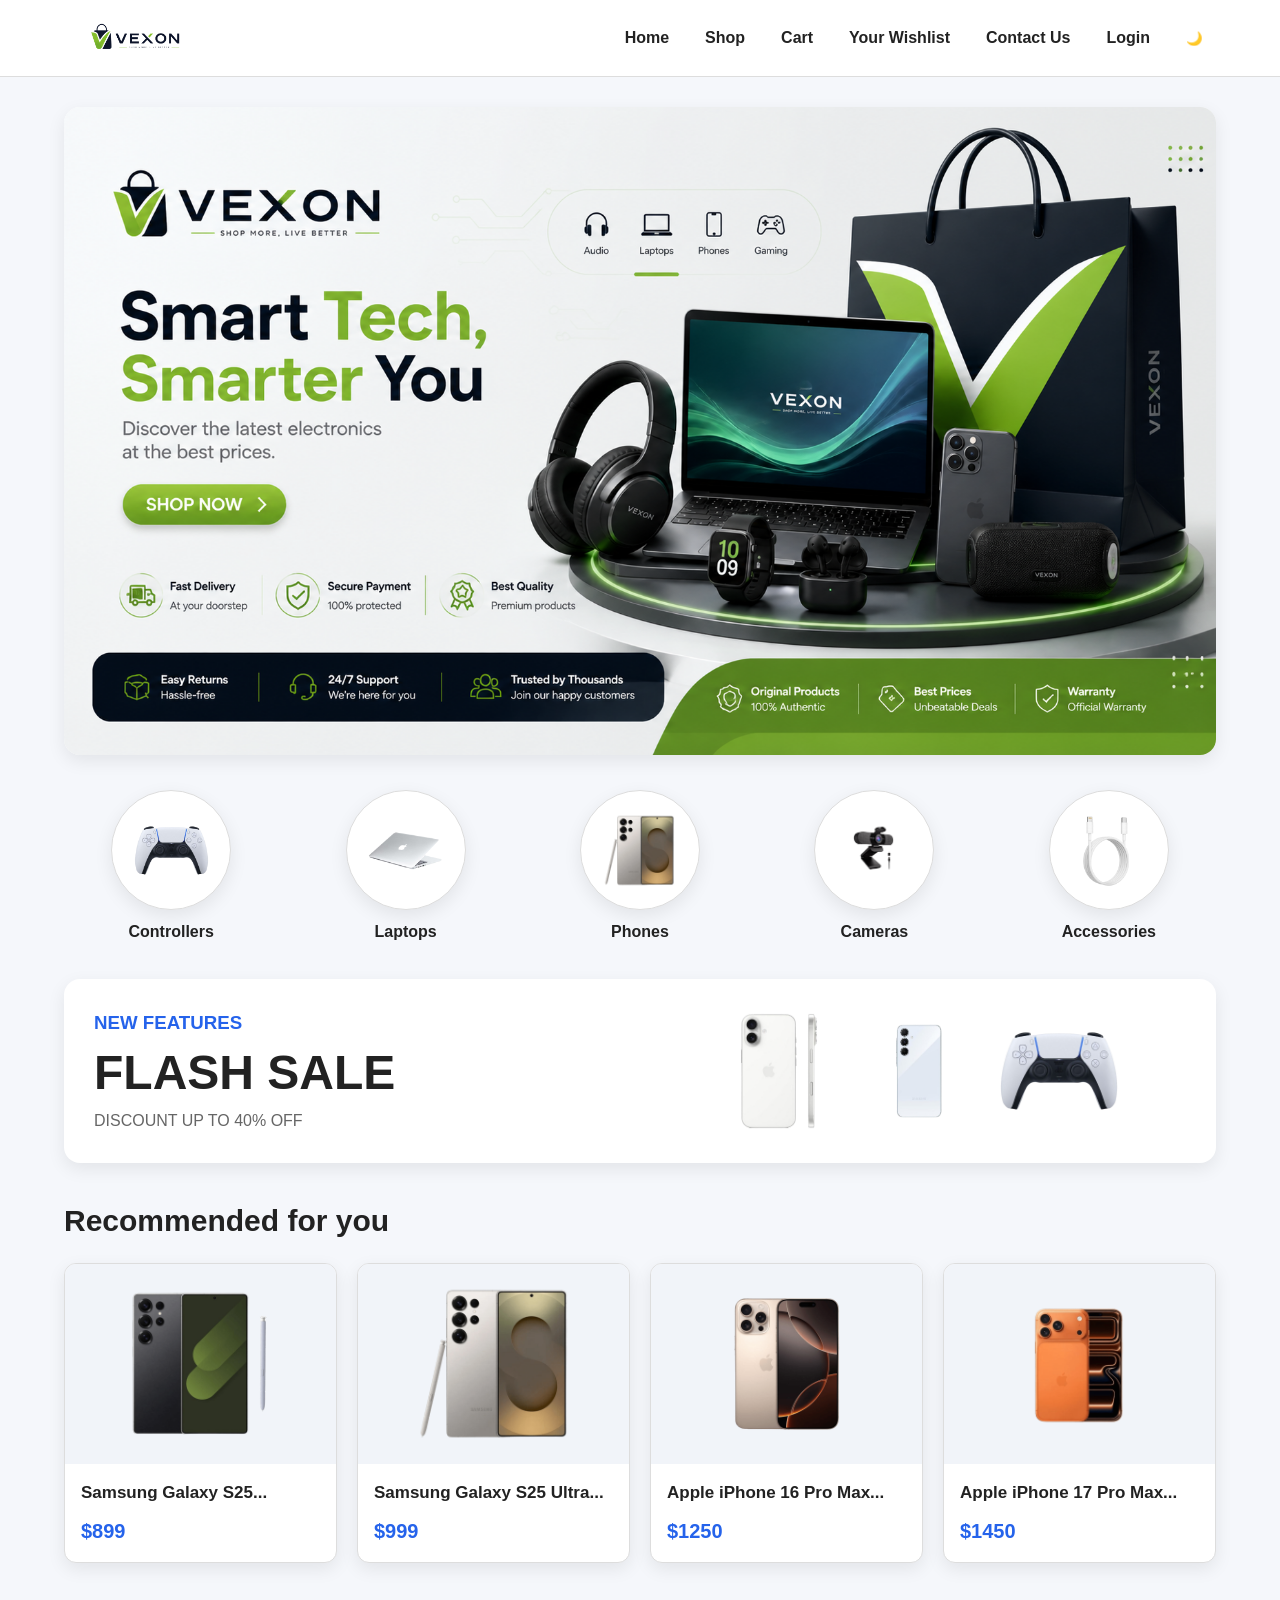
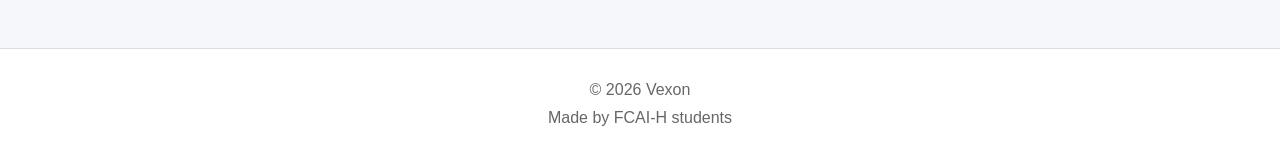
<file: pages/index.html>
<!DOCTYPE html>
<html lang="en">
<head>
  <meta charset="UTF-8" />
  <meta name="viewport" content="width=device-width, initial-scale=1.0"/>
  <title>Vexon</title>
  <link rel="stylesheet" href="../css/style.css">
  <link rel="stylesheet" href="../css/light-theme.css" id="theme-link">
  <link rel="stylesheet" href="../css/index.css">
</head>
<body>
      
  <header id="navbar"></header>

    <main class="container">

        <section class="main-banner">
           <a href="shop.html"><img src="../images/products/banner.png"  alt="Vexon banner" class="banner-img"></a> 
        </section>
        
        <section class="categories">
            <div class="category-item" onclick="window.location.href='shop.html?category=controllers'" style="cursor: pointer;">
                <div class="controller-container">
                    <img src="../images/products/ps5-controller.png" alt="controller" >
                </div>
                <span>Controllers</span>
            </div>
            
            <div class="category-item" onclick="window.location.href='shop.html?category=laptops'" style="cursor: pointer;">
                <div class="laptops-container">
                    <img src="../images/products/macbook-pro.png" alt="Laptops">
                </div>
                <span>Laptops</span>
            </div>
            
            <div class="category-item" onclick="window.location.href='shop.html?category=phones'" style="cursor: pointer;">
                <div class="Phone-container">
                    <img src="../images/products/3.png" alt="Phones">
                </div>
                <span>Phones</span>
            </div>
            
            <div class="category-item" onclick="window.location.href='shop.html?category=cameras'" style="cursor: pointer;">
                <div class="cameras-container">
                    <img src="../images/products/webcam.png" alt="Cameras">
                </div>
                <span>Cameras</span>
            </div>

            <div class="category-item" onclick="window.location.href='shop.html?category=accessories'" style="cursor: pointer;">
                <div class="accessories-container">
                    <img src="../images/products/charging-cable.png" alt="accessories">
                </div>
                <span>Accessories</span>
            </div>
        </section>

        <section class="flash-sale">
            <div class="flash-content">
                <div class="flash-text">
                    <h3>NEW FEATURES</h3>
                    <h2>FLASH SALE</h2>
                    <p>DISCOUNT UP TO 40% OFF</p>
                </div>
                <div class="flash-products">
                <img src="../images/products/iphone15.png" alt="Sale Phone 1" onclick="openDetails('iPhone 15')" style="cursor: pointer;">
                <img src="../images/products/galaxy.png" alt="Sale Phone 2" onclick="openDetails('Samsung Galaxy S24')" style="cursor: pointer;">
                <img src="../images/products/ps5-controller.png" alt="Sale item 3"onclick="openDetails('PS5 Controller')" style="cursor: pointer;">
                </div>
            </div>
        </section>

        <section class="recommended-section">
            <h2 class="section-title">Recommended for you</h2>
            
            <div class="carousel-container">
                
                <div class="carousel-container">

  <!-- 7ot hena samsung s25 1 ya 3abod -->
  <div class="product-card">
    <div class="image-wrapper">
      <img src="../images/products/1.png" onclick="openDetails('Samsung Galaxy S25')">
    </div>

    <div class="card-content">
      <h3 class="product-title">Samsung Galaxy S25...</h3>
      <div class="price-block">
        <span class="currency">$899</span>
      </div>
    </div>
  </div>

  <!-- 7ot hena samsung s25 2 ya 3abod -->
  <div class="product-card">
    <div class="image-wrapper">
      <img src="../images/products/3.png" onclick="openDetails('Samsung Galaxy S25 Ultra')">
    </div>

    <div class="card-content">
      <h3 class="product-title">Samsung Galaxy S25 Ultra...</h3>
      <div class="price-block">
        <span class="currency">$999</span>
      </div>
    </div>
  </div>

  <!-- 7ot hena ip16pm ya 3abod -->
  <div class="product-card">
    <div class="image-wrapper">
      <img src="../images/products/4.png" onclick="openDetails('Apple iPhone 16 Pro Max')">
    </div>

    <div class="card-content">
      <h3 class="product-title">Apple iPhone 16 Pro Max...</h3>
      <div class="price-block">
        <span class="currency">$1250</span>
      </div>
    </div>
  </div>

  <!-- 7ot hena ip17pm ya 3abod -->
  <div class="product-card">
    <div class="image-wrapper">
      <img src="../images/products/2.png" onclick="openDetails('Apple iPhone 17 Pro Max')">
    </div>

    <div class="card-content">
      <h3 class="product-title">Apple iPhone 17 Pro Max...</h3>
      <div class="price-block">
        <span class="currency">$1450</span>
      </div>
    </div>
  </div>

</div>
        </section>  
    </main>

    <footer id="footer"></footer>
    <script>
      function openDetails(productID){
          window.location.href = `product-details.html?id=${productID}`;
      }
    </script>
    <script src="../js/main.js"></script>
    <script src="../js/products.js"></script>
</body>
</html>
</file>
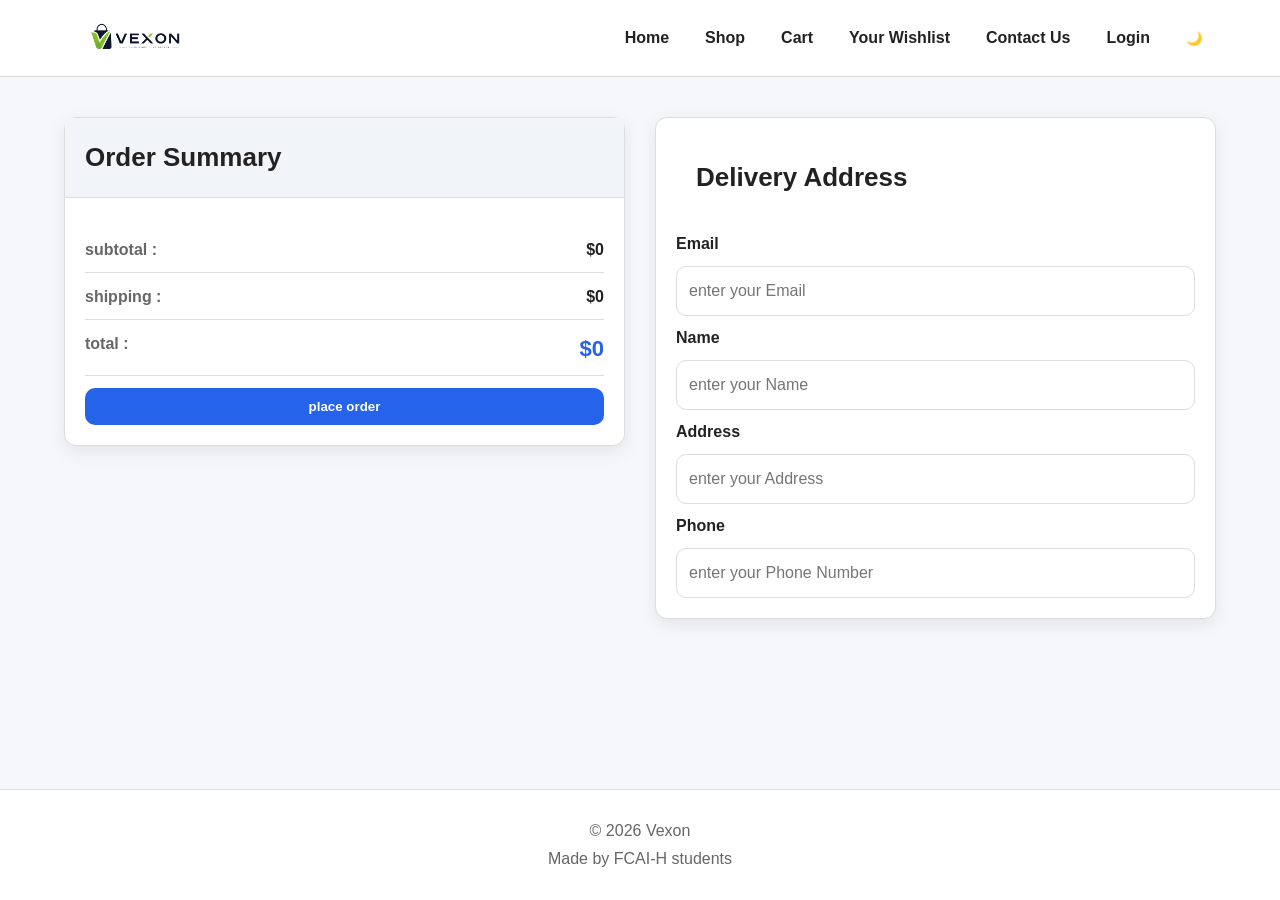
<file: pages/cart.html>
<!doctype html>
<html lang="en">
  <head>
    <meta charset="UTF-8" />
    <meta name="viewport" content="width=device-width, initial-scale=1.0" />
    <title>Cart - Vexon</title>

    <link rel="stylesheet" href="../css/style.css" />
    <link rel="stylesheet" href="../css/light-theme.css" id="theme-link" />
    <link rel="stylesheet" href="../css/cart.css" />
  </head>
  <body>
    <header id="navbar"></header>

    <section class="checkout">
      <form class="myform">
        <div class="container">
          <div class="ordersummary">
            <h1>order summary</h1>

            <div id="items">
              <div id="items-list"></div>
              <div class="bottom_summary">
                <div class="shop_table">
                  <p>subtotal :</p>
                  <span class="subtotal_checkout">$</span>
                </div>

                <div class="shop_table">
                  <p>shipping :</p>
                  <span class="shipping_price">0$</span>
                </div>

                <div class="shop_table">
                  <p>total :</p>
                  <span class="total_checkout">$</span>
                </div>
                <div class="button_div">
                  <button type="submit">place order</button>
                </div>
              </div>
            </div>
          </div>

          <div class="input_info">
            <div class="address">
              <h2>Delivery Address</h2>
              <div class="inputs">
                <label>Email</label>
                <input type="email" placeholder="enter your Email" />
                <span class="hidden">Invalid Email</span>

                <label>Name</label>
                <input type="text" placeholder="enter your Name" />
                <span class="hidden">Invalid Name</span>

                <label>Address</label>
                <input type="text" placeholder="enter your Address" />
                <span class="hidden">Invalid Address</span>

                <label>Phone</label>
                <input type="tel" placeholder="enter your Phone Number" />
                <span class="hidden">Invalid Phone Number</span>
                <span class="hidden" id="form-status">Success!</span>
              </div>
            </div>
          </div>
        </div>
      </form>
    </section>

    <footer id="footer"></footer>

    <script src="../js/main.js"></script>
    <script src="../js/cart.js"></script>
  </body>
</html>
</file>
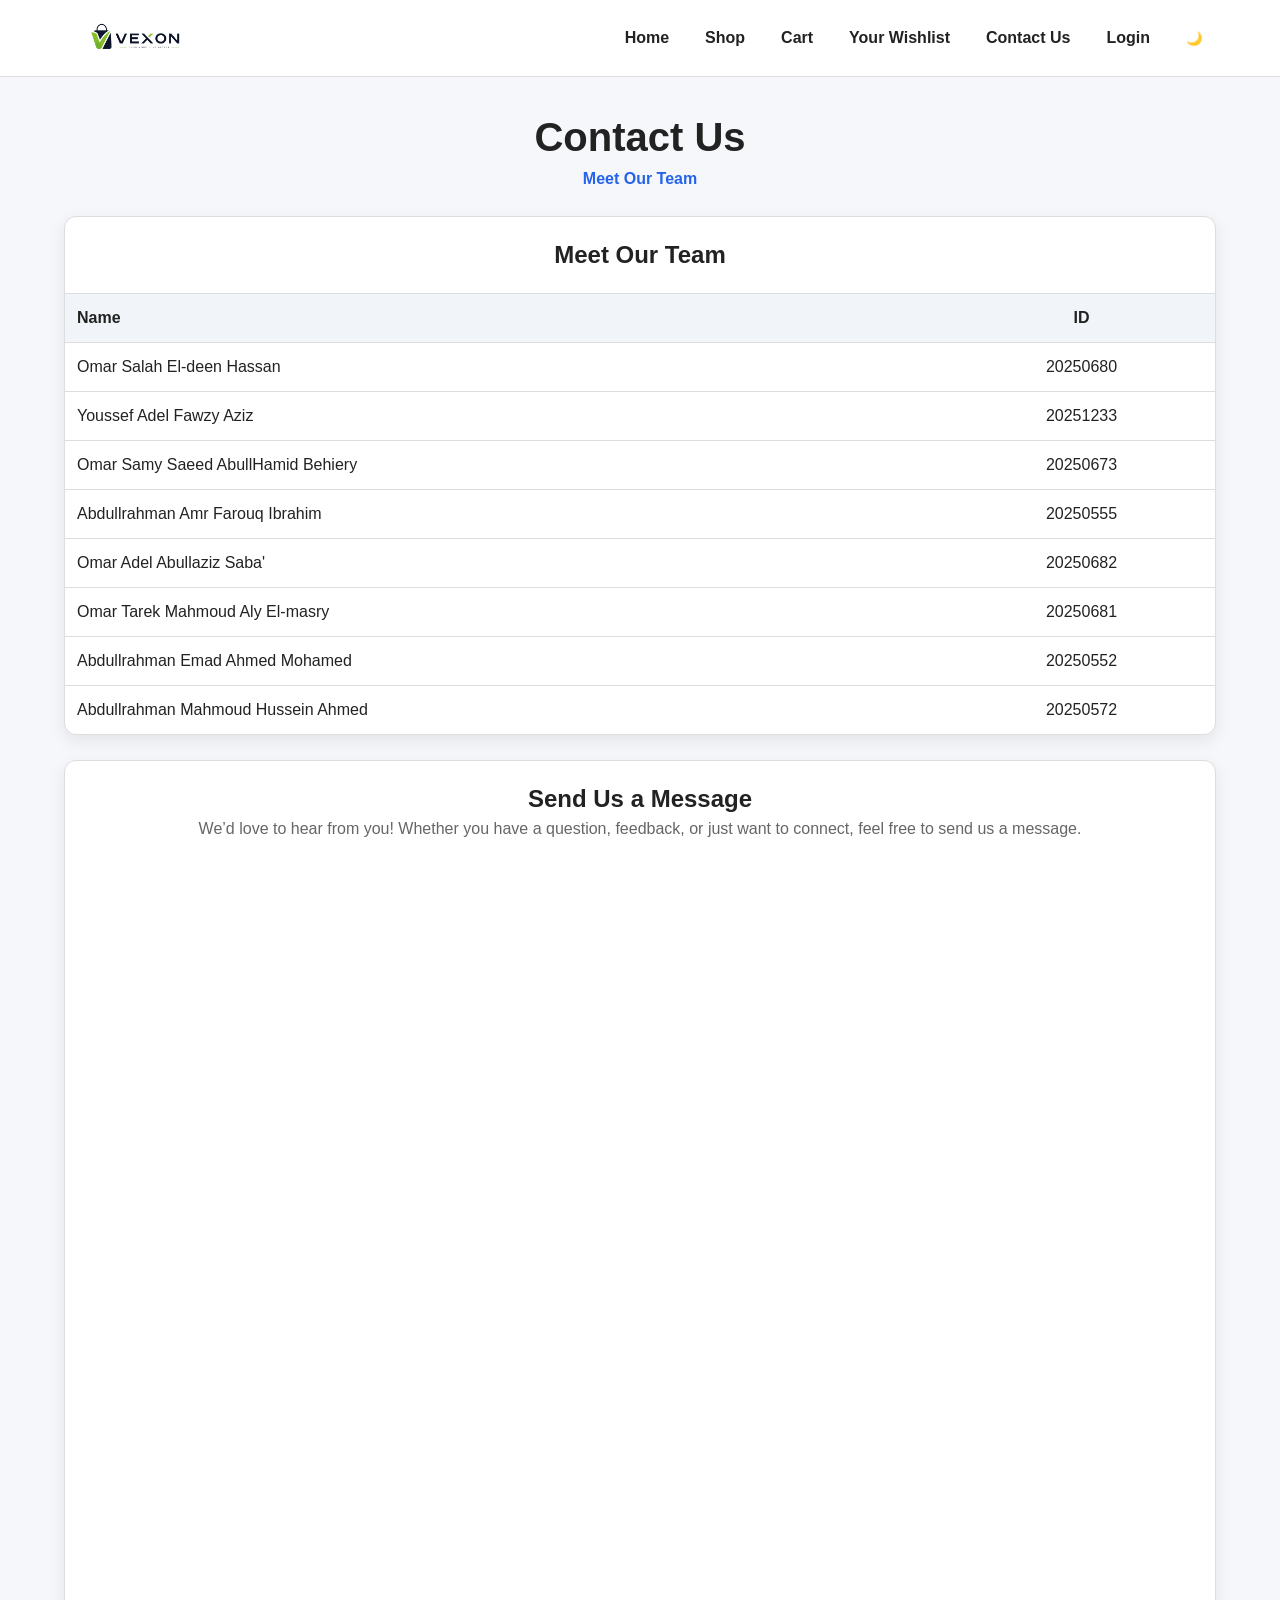
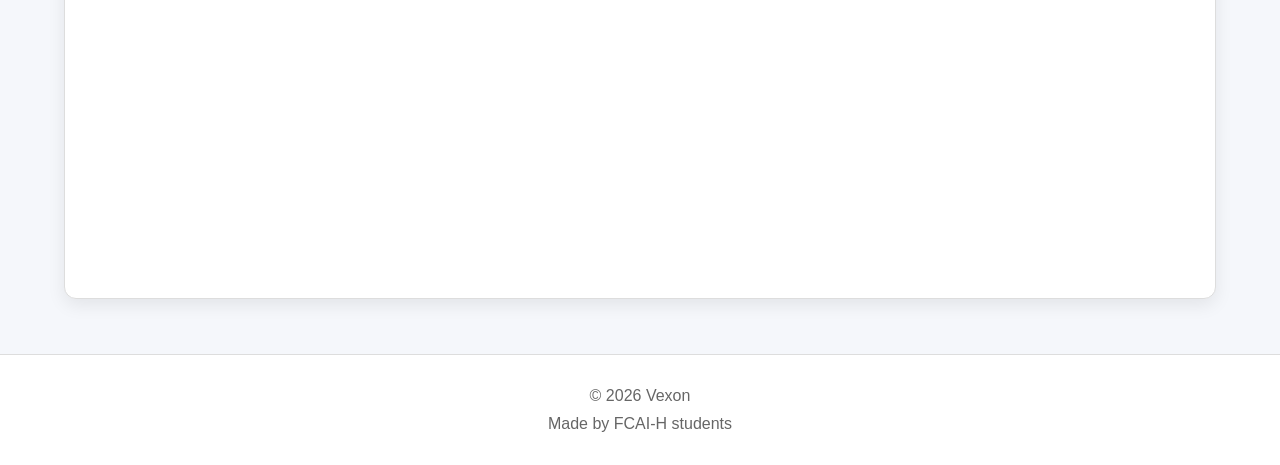
<file: pages/contact.html>
<!doctype html>
<html lang="en">
  <head>
    <meta charset="UTF-8" />
    <meta name="viewport" content="width=device-width, initial-scale=1.0" />
    <title>Contact Us - Vexon</title>

    <link rel="stylesheet" href="../css/style.css" />
    <link rel="stylesheet" href="../css/light-theme.css" id="theme-link" />
    <link rel="stylesheet" href="../css/contact.css" />
  </head>
  <body>
    <header id="navbar"></header>

    <main id="products-wrapper" class="contact-page">
      <section class="contact-hero">
        <h1>Contact Us</h1>
        <p class="contact-subtitle">Meet Our Team</p>
      </section>

      <section class="contact-section team-section" aria-labelledby="team-title">
        <div class="contact-section-header">
          <h2 id="team-title">Meet Our Team</h2>
        </div>

        <div class="team-table-wrap">
          <table class="team-table">
            <thead>
              <tr>
                <th scope="col">Name</th>
                <th scope="col">ID</th>
              </tr>
            </thead>
            <tbody>
              <tr>
                <td dir="ltr">Omar Salah El-deen Hassan</td>
                <td>20250680</td>
              </tr>
              <tr>
                <td dir="ltr">Youssef Adel Fawzy Aziz</td>
                <td>20251233</td>
              </tr>
              <tr>
                <td dir="ltr">Omar Samy Saeed AbullHamid Behiery</td>
                <td>20250673</td>
              </tr>
              <tr>
                <td dir="ltr">Abdullrahman Amr Farouq Ibrahim</td>
                <td>20250555</td>
              </tr>
              <tr>
                <td dir="ltr">Omar Adel Abullaziz Saba'</td>
                <td>20250682</td>
              </tr>
              <tr>
                <td dir="ltr">Omar Tarek Mahmoud Aly El-masry</td>
                <td>20250681</td>
              </tr>
              <tr>
                <td dir="ltr">Abdullrahman Emad Ahmed Mohamed</td>
                <td>20250552</td>
              </tr>
              <tr>
                <td dir="ltr">Abdullrahman Mahmoud Hussein Ahmed</td>
                <td>20250572</td>
              </tr>
            </tbody>
          </table>
        </div>
      </section>

      <section class="contact-section form-section" aria-labelledby="message-title">
        <div class="contact-section-header">
          <h2 id="message-title">Send Us a Message</h2>
          <p>
            We’d love to hear from you! Whether you have a question, feedback,
            or just want to connect, feel free to send us a message.
          </p>
        </div>

        <div class="form-frame-wrap">
          <iframe
            src="https://docs.google.com/forms/d/e/1FAIpQLScntTcgeae90WiAEclABAaLwrn30WApvKZLIqBs4rkAdMU2tw/viewform?embedded=true"
            width="100%"
            height="1000"
            style="border:0; border-radius:16px;"
            loading="lazy"
            title="Contact us Google Form">
          </iframe>
        </div>
      </section>
    </main>

    <footer id="footer"></footer>
    <script src="../js/main.js"></script>
  </body>
</html>
</file>
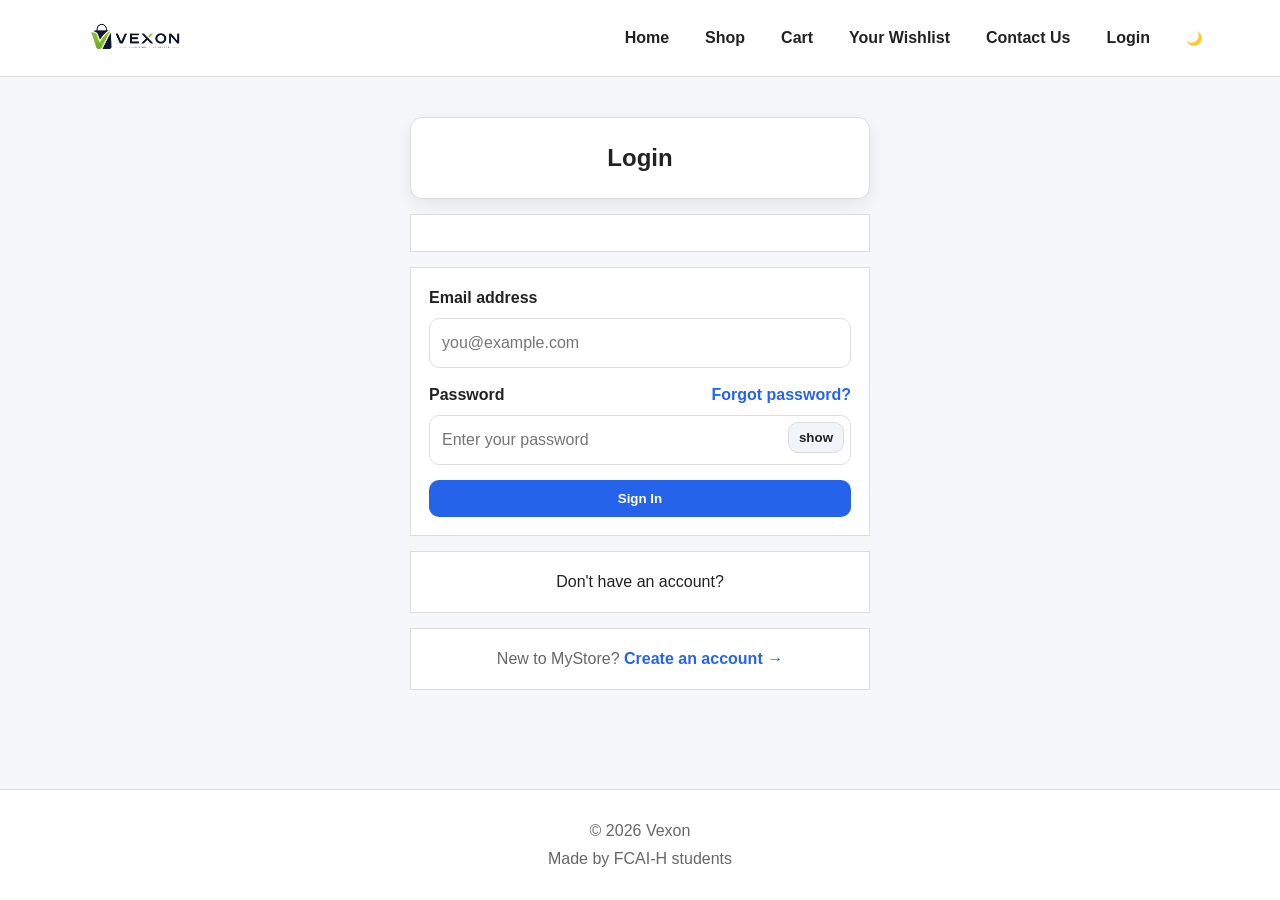
<file: pages/login.html>
<!doctype html>
<html lang="en">
  <head>
    <meta charset="UTF-8" />
    <meta name="viewport" content="width=device-width, initial-scale=1.0" />
    <title>Login - Vexon</title>
    <link rel="stylesheet" href="../css/style.css" />
    <link rel="stylesheet" href="../css/light-theme.css" id="theme-link" />
    <link rel="stylesheet" href="../css/login.css" />
  </head>
  <body>
  
    <header id="navbar"></header>

    <main class="auth-page">
          <h2>Login</h2>

      <div class="auth-message" id="auth-msg"></div>

        <form class="auth-form" id="login-form" novalidate>
          <div class="field">
            <label for="email">Email address</label>
            <div class="input-wrap">
              <input
                type="email"
                id="email"
                name="email"
                placeholder="you@example.com"
                required
              />
            </div>
          </div>

          <div class="field">
            <div class="field-meta">
              <label for="password">Password</label>
              <a href="#" class="forgot-link">Forgot password?</a>
            </div>
            <div class="input-wrap">
              
              <input
                type="password"
                id="password"
                name="password"
                placeholder="Enter your password"
                required
              />
              <button
                type="button"
                class="toggle-password"
                aria-label="Show password"
                data-target="password"
              >
                show
              </button>
            </div>
          </div>

          <button type="submit" class="btn-auth" id="login-btn">Sign In</button>
        </form>

        <div class="auth-divider">
          <span>Don't have an account?</span>
        </div>

        <p class="auth-switch">
          New to MyStore? <a href="signup.html">Create an account →</a>
        </p>
      </div>
    </main>

    
    <footer id="footer"></footer>

    <script src="../js/main.js"></script>
    <script src="../js/login.js"></script>
  </body>
</html>
</file>
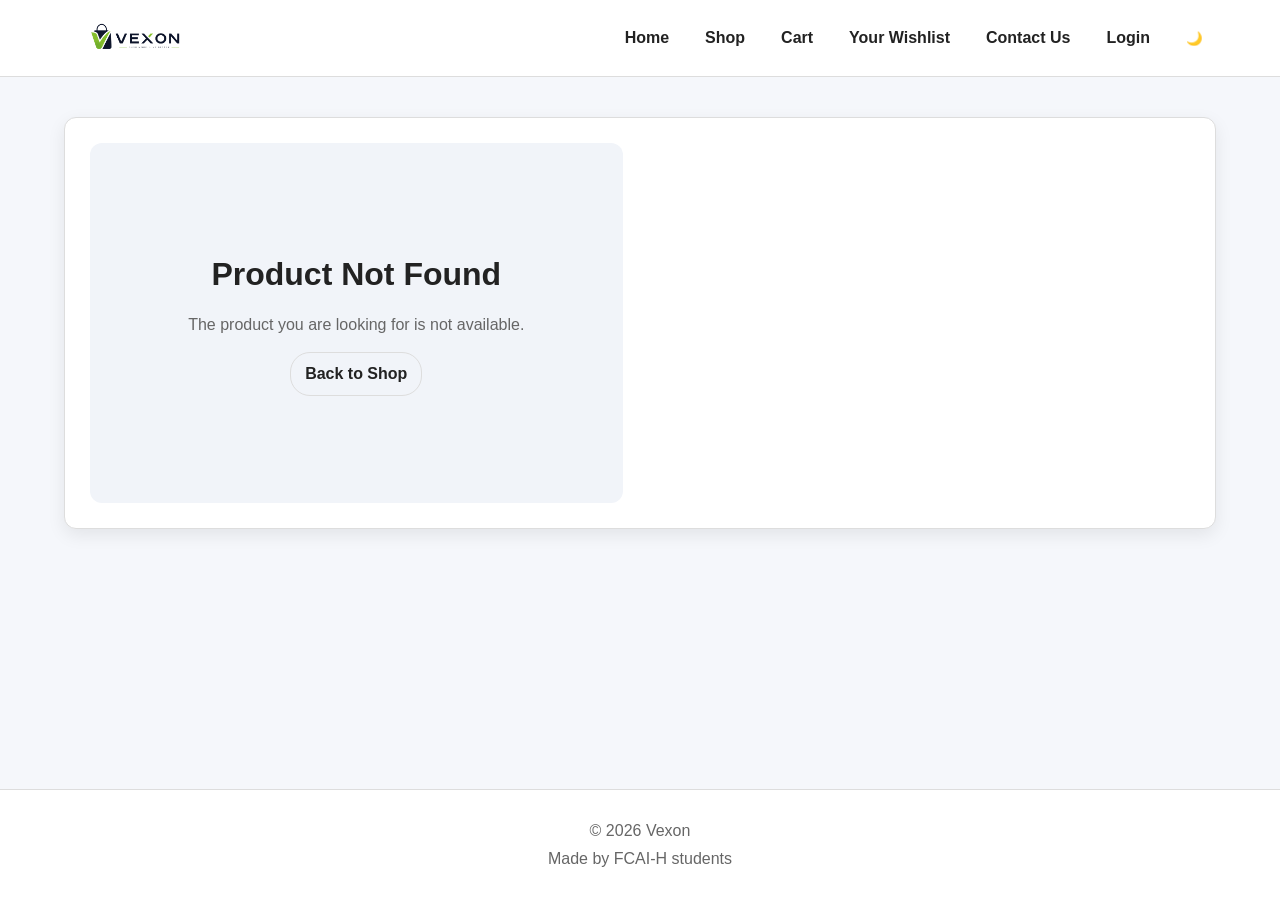
<file: pages/product-details.html>
<!doctype html>
<html lang="en">
  <head>
    <meta charset="UTF-8" />
    <meta name="viewport" content="width=device-width, initial-scale=1.0" />
    <title>Vexon</title>
    <link rel="stylesheet" href="../css/style.css" />
    <link rel="stylesheet" href="../css/light-theme.css" id="theme-link" />
    <link rel="stylesheet" href="../css/product-details.css" />
  </head>
  <body>
    <header id="navbar"></header>

    <main class="container">
      <div>
        <div>
          <img id="product-img" src="" alt="" />
        </div>
        <div>
          <h1 id="product-id"></h1>
          <p>Category: <span id="product-cat"></span></p>
          <p id="product-price"></p>
          <button class="add-to-cart-btn">Add to Cart</button>
          <div id="message-area"></div>
          <br />
          <a href="shop.html">Back to Shop</a>
        </div>
      </div>
    </main>

    <footer id="footer"></footer>

    <script src="../js/products.js"></script>
    <script src="../js/product-details.js"></script>
    <script src="../js/main.js"></script>
  </body>
</html>
</file>
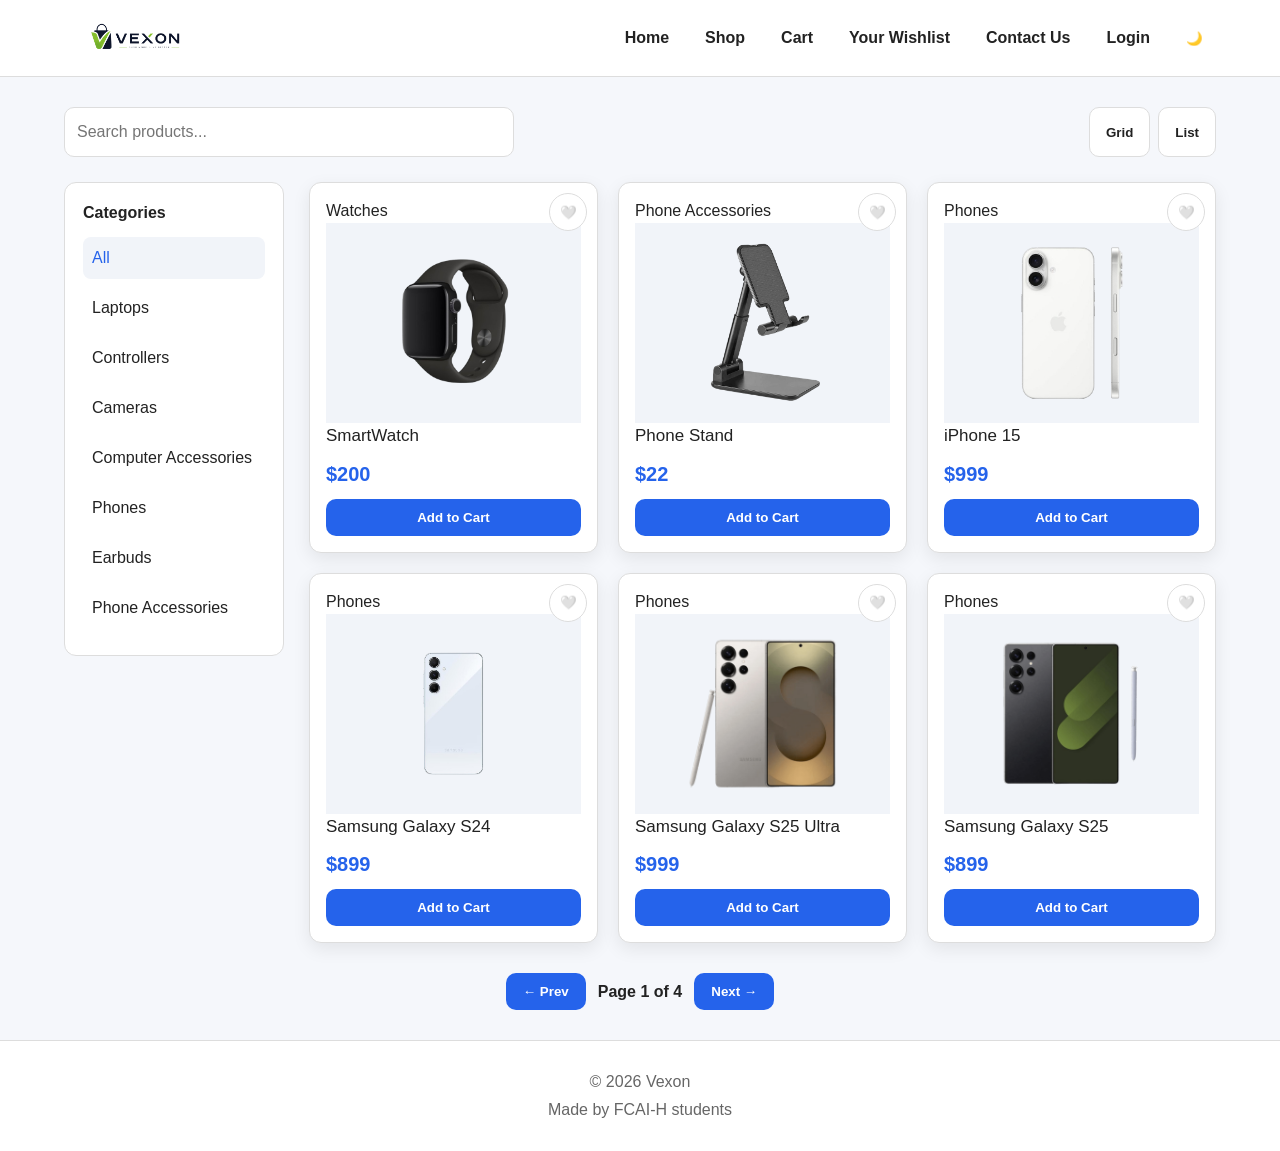
<file: pages/shop.html>
<!doctype html>
<html lang="en">
  <head>
    <meta charset="UTF-8" />
    <meta name="viewport" content="width=device-width, initial-scale=1.0" />
    <title>Shop - Vexon</title>

    <link rel="stylesheet" href="../css/style.css" />
    <link rel="stylesheet" href="../css/light-theme.css" id="theme-link" />
    <link rel="stylesheet" href="../css/shop-style.css" />
  </head>
  <body>
    
    <header id="navbar"></header>

    
    <main id="products-wrapper">
      <div id="top-bar">
        <input type="text" id="search-bar" placeholder="Search products..." />
        <div id="view-buttons">
          <button class="toggle-view-btn" id="grid-btn" onclick="toggleView()">
            Grid
          </button>
          <button class="toggle-view-btn" id="list-btn" onclick="toggleView()">
            List
          </button>
        </div>
      </div>

      <div id="shop-layout">
        <div id="category-list">
          <h5>Categories</h5>
          <ul>
            <li class="active" onclick="changeCategory('all')">All</li>
            <li onclick="changeCategory('laptops')">Laptops</li>
            <li onclick="changeCategory('controllers')">Controllers</li>
            <li onclick="changeCategory('cameras')">Cameras</li>
            <li onclick="changeCategory('computer accessories')">
              Computer Accessories
            </li>
            <li onclick="changeCategory('phones')">Phones</li>
            <li onclick="changeCategory('earbuds')">Earbuds</li>
            <li onclick="changeCategory('phone accessories')">
              Phone Accessories
            </li>
          </ul>
        </div>

        <div id="products-grid" class="view-grid">
          
        </div>
      </div>

      <p id="no-results" class="hidden">No products found.</p>

      <div id="page-buttons">
        <button id="prev-btn" onclick="changePage(-1)">&#8592; Prev</button>
        <span id="page-indicator"></span>
        <button id="next-btn" onclick="changePage(1)">Next &#8594;</button>
      </div>
    </main>

    
    <footer id="footer"></footer>
    <script src="../js/main.js"></script>
    <script src="../js/products.js"></script>
    <script src="../js/search.js"></script>
  </body>
</html>
</file>
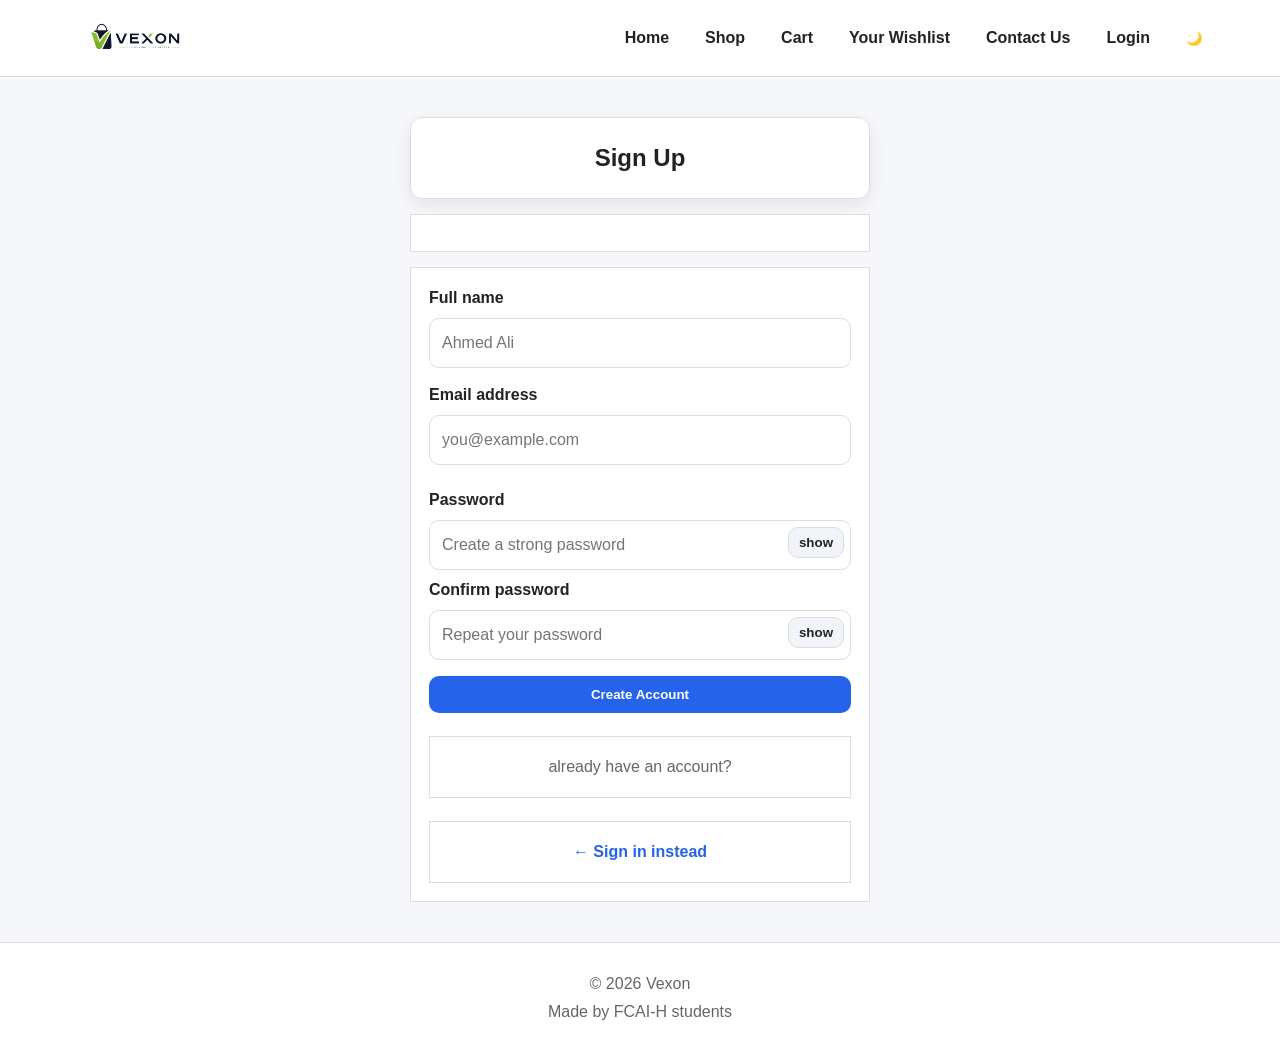
<file: pages/signup.html>
<!doctype html>
<html lang="en">
  <head>
    <meta charset="UTF-8" />
    <meta name="viewport" content="width=device-width, initial-scale=1.0" />
    <title>Sign Up - Vexon</title>
    <link rel="stylesheet" href="../css/style.css" />
    <link rel="stylesheet" href="../css/light-theme.css" id="theme-link" />
    <link rel="stylesheet" href="../css/signup.css" />
  </head>
  <body>
    <header id="navbar"></header>

    <main class="auth-page">
      <div class="auth-card">

        <h2>Sign Up</h2>

        </div>

        <div class="auth-message" id="auth-msg" role="alert"></div>

        <form class="auth-form" id="signup-form" novalidate>
          <div class="field">
            <label for="name">Full name</label>
            <div class="input-wrap">
              
              <input
                type="text"
                id="name"
                name="name"
                placeholder="Ahmed Ali"
                autocomplete="name"
                required
              />
            </div>
          </div>

          <div class="field">
            <label for="email">Email address</label>
            <div class="input-wrap">
              
              <input
                type="email"
                id="email"
                name="email"
                placeholder="you@example.com"
                
                required
              />
            </div>
            <span class="field-hint" id="email-hint"></span>
          </div>

          <div class="field">
            <label for="password">Password</label>
            <div class="input-wrap">
              
              <input
                type="password"
                id="password"
                name="password"
                placeholder="Create a strong password"
                
                required
              />
              <button
                type="button"
                class="toggle-pw"
                aria-label="Show password"
                data-target="password"
              >
                show
              </button>
            </div>

          <div class="field">
            <label for="confirm">Confirm password</label>
            <div class="input-wrap">
              <input
                type="password"
                id="confirm"
                name="confirm"
                placeholder="Repeat your password"
                
                required
              />
              <button
                type="button"
                class="toggle-pw"
                data-target="confirm"
              >
                show
              </button>
            </div>
            <span class="field-hint" id="confirm-hint"></span>
          </div>

          <button type="submit" class="auth-btn" id="signup-btn">
            Create Account
          </button>
        </form>

        <div class="auth-divider">
          <p>already have an account?</p>
        </div>

        <p class="auth-switch">
          <a href="login.html">← Sign in instead</a>
        </p>
      </div>
    </main>

    <footer id="footer"></footer>

    <script src="../js/main.js"></script>
    <script src="../js/signup.js"></script>
  </body>
</html>
</file>
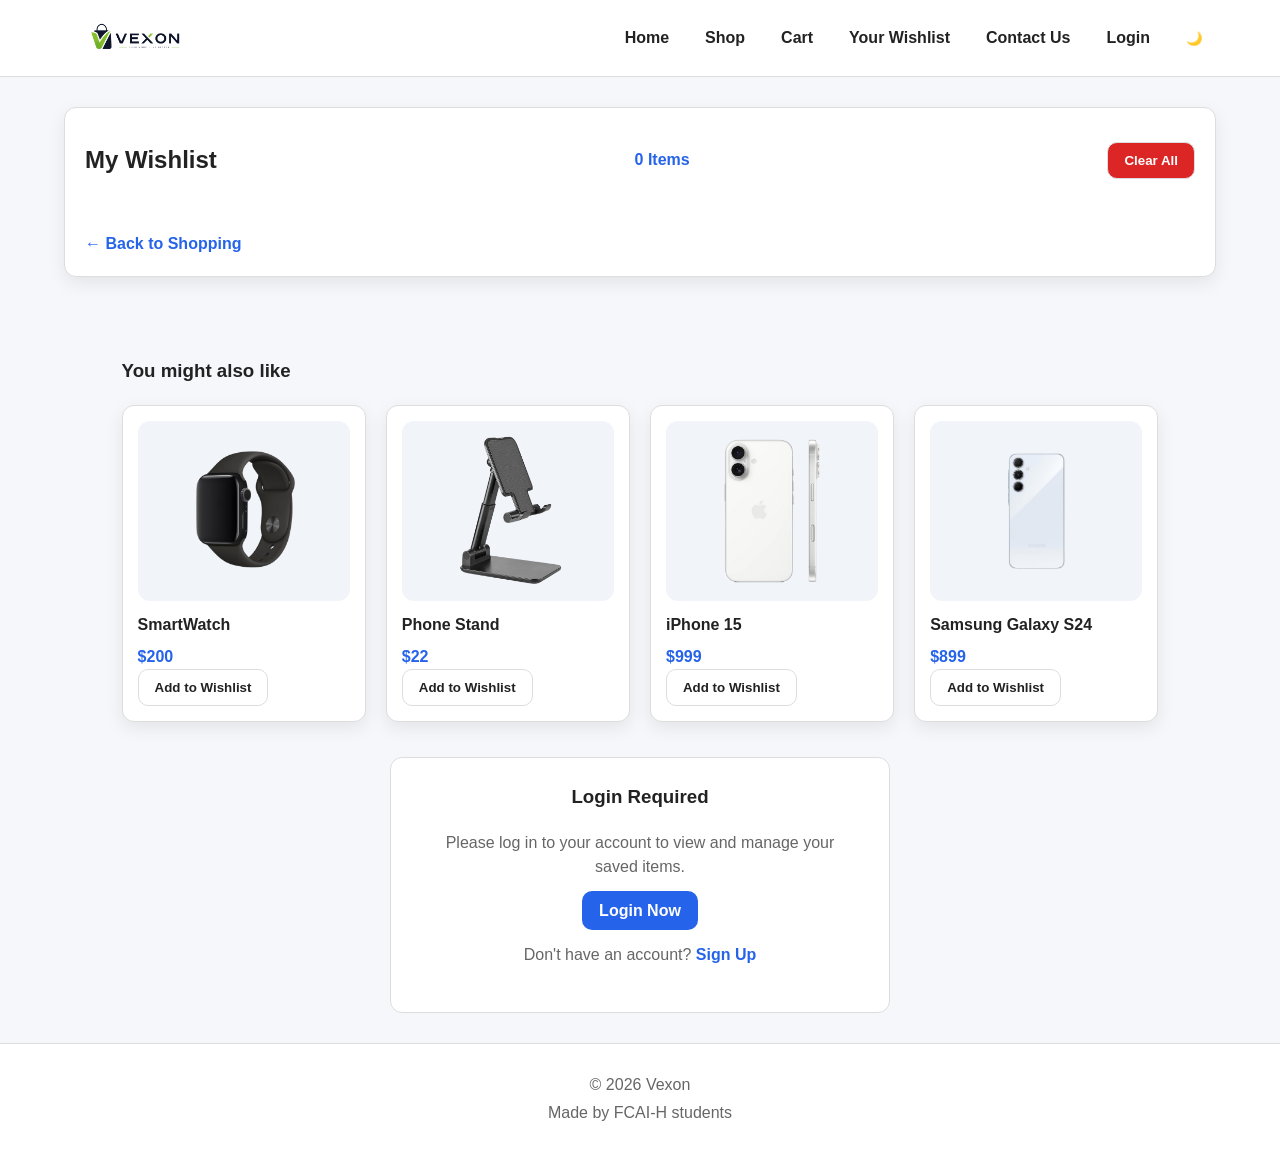
<file: pages/wishlist.html>
<!doctype html>
<html lang="en">
  <head>
    <meta charset="UTF-8" />
    <meta name="viewport" content="width=device-width, initial-scale=1.0" />
    <title>My Wishlist - Vexon</title>

    <link rel="stylesheet" href="../css/style.css" />
    <link rel="stylesheet" href="../css/light-theme.css" id="theme-link" />
    <link rel="stylesheet" href="../css/wishlist-style.css" />
  </head>

  <body>
    <header id="Navbar"></header>

    <main class="container">
      <section id="Products-wrapper">
        <header class="Section-header">
          <h2>My Wishlist</h2>
          <p id="Wishlist-count">0 Items</p>
          <button id="clear-wishlist" class="btn-secondary">Clear All</button>
        </header>

        <div id="Wishlist-grid" class="View-grid"></div>

        <div id="Empty-state" class="Hidden">
          <div class="Empty-icon"></div>
          <h3>Your wishlist is empty!</h3>
          <p>Explore our shop and add your favorite items here.</p>
          <a href="shop.html" class="Btn-primary">Go to Shop</a>
        </div>

        <div class="Back-navigation">
          <a href="shop.html">← Back to Shopping</a>
        </div>
      </section>

      <section id="Recommendations" class="Container">
        <hr style="border: 0.5px solid var(--border); margin: 40px 0" />
        <h3 style="margin-bottom: 20px">You might also like</h3>
        <div id="Recommendations-grid" class="View-grid"></div>
      </section>

      <div id="Auth-guest-view" class="Hidden">
        <div class="Auth-box">
          <h3>Login Required</h3>
          <p>
            Please log in to your account to view and manage your saved items.
          </p>

          <a href="login.html" class="Btn-primary">Login Now</a>

          <p class="Register-text">
            Don't have an account?
            <a href="signup.html">Sign Up</a>
          </p>
        </div>
      </div>
    </main>

    <footer id="footer"></footer>

    <script src="../js/products.js"></script>
    <script src="../js/main.js"></script>
    <script src="../js/wishlist.js"></script>
  </body>
</html>
</file>
<file: css/style.css>
* {
  box-sizing: border-box;
  margin: 0;
  padding: 0;
}

body {
  background-color: #f5f7fb;
  color: #222222;
  font-family: Poppins, Helvetica, sans-serif;
  font-size: 16px;
  line-height: 1.5;
  min-height: 100vh;
  display: flex;
  flex-direction: column;
}

img {
  display: block;
  max-width: 100%;
}

a {
  color: inherit;
  text-decoration: none;
}

ul {
  list-style: none;
}

p {
  color: #666666;
}

.container,
.Container {
  width: 90%;
  max-width: 1180px;
  margin: 0 auto;
}

.hidden,
.Hidden {
  display: none;
}

/* Navbar */
#navbar,
#Navbar {
  position: sticky;
  top: 0;
  z-index: 10;
  background-color: #ffffff;
  border-bottom: 1px solid #dddddd;
}

.navbar {
  width: 90%;
  max-width: 1180px;
  min-height: 70px;
  margin: 0 auto;
  display: flex;
  align-items: center;
  justify-content: space-between;
  gap: 20px;
}

.logo img,
.logo-light,
.logo-dark {
  height: 58px;
}

.logo-dark {
  display: none;
}

.dark-theme .logo-light {
  display: none;
}

.dark-theme .logo-dark {
  display: block;
}

.navbar ul {
  display: flex;
  align-items: center;
  gap: 10px;
  flex-wrap: wrap;
}

.navbar a,
.navbar button {
  border: 1px solid transparent;
  border-radius: 20px;
  padding: 8px 12px;
  background-color: transparent;
  color: #222222;
  font-weight: bold;
  cursor: pointer;
}

.navbar a:hover,
.navbar button:hover {
  background-color: #f1f4f9;
  color: #2563eb;
}

.user-name {
  font-weight: bold;
  color: #2563eb;
}

input,
textarea,
select {
  width: 100%;
  border: 1px solid #dddddd;
  border-radius: 10px;
  background-color: #ffffff;
  color: #222222;
  padding: 12px;
  font: inherit;
}

input:focus,
textarea:focus,
select:focus {
  outline: none;
  border-color: #2563eb;
}

label {
  font-weight: bold;
}

/* Buttons */
button,
.btn-primary,
.Btn-primary,
.btn-secondary,
.auth-btn,
.btn-auth,
.add-to-cart-btn {
  border: 1px solid transparent;
  border-radius: 10px;
  padding: 10px 16px;
  background-color: #2563eb;
  color: #ffffff;
  font-weight: bold;
  cursor: pointer;
}

button:hover,
.btn-primary:hover,
.Btn-primary:hover,
.auth-btn:hover,
.btn-auth:hover,
.add-to-cart-btn:hover {
  background-color: #1d4ed8;
}

.btn-secondary {
  background-color: #ffffff;
  color: #222222;
  border-color: #dddddd;
}

.btn-secondary:hover {
  background-color: #f1f4f9;
}

/* montagat */
.product-card {
  position: relative;
  border: 1px solid #dddddd;
  border-radius: 12px;
  background-color: #ffffff;
  box-shadow: 0 6px 18px rgba(0, 0, 0, 0.08);
  overflow: hidden;
}

.product-card:hover {
  border-color: #2563eb;
}

.card-img,
.image-wrapper {
  min-height: 190px;
  display: flex;
  align-items: center;
  justify-content: center;
  background-color: #f1f4f9;
  padding: 20px;
}

.card-img img,
.image-wrapper img {
  height: 160px;
  object-fit: contain;
}

.card-info,
.card-content {
  padding: 16px;
}

.card-name,
.product-title {
  margin-bottom: 10px;
  color: #222222;
  font-size: 17px;
}

.card-price,
.currency {
  color: #2563eb;
  font-size: 20px;
  font-weight: bold;
}

.add-to-cart-btn {
  width: 100%;
  margin-top: 10px;
}

/* elcroooot */
.simple-card {
  border: 1px solid #dddddd;
  border-radius: 12px;
  background-color: #ffffff;
  padding: 20px;
  box-shadow: 0 6px 18px rgba(0, 0, 0, 0.08);
}

/* Footer */
#footer {
  margin-top: auto;
  padding: 25px;
  background-color: #ffffff;
  border-top: 1px solid #dddddd;
  text-align: center;
}

#footer p {
  margin: 4px 0;
}

@media (max-width: 760px) {
  body {
    font-size: 15px;
  }

  .navbar {
    padding: 12px 0;
    flex-direction: column;
  }

  .navbar ul {
    justify-content: center;
  }

  .navbar a,
  .navbar button {
    padding: 7px 10px;
    font-size: 14px;
  }
}
</file>
<file: css/light-theme.css>
body {
  background-color: #f5f7fb;
  color: #222222;
}
</file>
<file: css/index.css>
main.container {
  padding: 30px 0 50px;
}

main section {
  margin-bottom: 35px;
}

.main-banner {
  border-radius: 16px;
  overflow: hidden;
  background: #ffffff;
  box-shadow: 0 6px 18px rgba(0, 0, 0, 0.08);
}

.main-banner img {
  width: 100%;
  height: auto;
}

.categories {
  display: grid;
  grid-template-columns: repeat(5, 1fr);
  gap: 20px;
}

.category-item {
  text-align: center;
  cursor: pointer;
}

.category-item > div {
  width: 120px;
  height: 120px;
  margin: 0 auto 10px;
  display: flex;
  align-items: center;
  justify-content: center;
  border: 1px solid #dddddd;
  border-radius: 50%;
  background: #ffffff;
  box-shadow: 0 6px 18px rgba(0, 0, 0, 0.08);
}

.category-item img {
  width: 75px;
  height: 75px;
  object-fit: contain;
}

.category-item span {
  font-weight: bold;
}

.category-item:hover span {
  color: #2563eb;
}

/* ta5fedat */
.flash-sale {
  border-radius: 16px;
  background: #ffffff;
  box-shadow: 0 6px 18px rgba(0, 0, 0, 0.08);
}

.flash-content {
  display: grid;
  grid-template-columns: 1fr 1fr;
  align-items: center;
  gap: 25px;
  padding: 30px;
}

.flash-text h3 {
  color: #2563eb;
}

.flash-text h2 {
  font-size: 48px;
}

.flash-products {
  display: flex;
  justify-content: center;
  gap: 20px;
}

.flash-products img {
  width: 120px;
  height: 120px;
  object-fit: contain;
}

/* recomended */
.section-title {
  margin-bottom: 20px;
  font-size: 30px;
}

.carousel-container {
  display: grid;
  grid-template-columns: repeat(auto-fit, minmax(230px, 1fr));
  cursor: pointer;
  gap: 20px;
}

.btn-icon,
.btn-wishlist {
  display: none;
}

@media (max-width: 900px) {
  .categories {
    grid-template-columns: repeat(3, 1fr);
  }

  .flash-content {
    grid-template-columns: 1fr;
    text-align: center;
  }
}

@media (max-width: 560px) {
  .categories,
  .carousel-container {
    grid-template-columns: 1fr;
  }

  .flash-text h2 {
    font-size: 34px;
  }

  .flash-products img {
    width: 90px;
    height: 90px;
  }
}
</file>
<file: css/cart.css>
.checkout {
  padding: 40px 0;
}

.checkout .container {
  display: grid;
  grid-template-columns: 1fr 1fr;
  gap: 30px;
  align-items: start;
}

.ordersummary,
.input_info {
  border: 1px solid #dddddd;
  border-radius: 12px;
  background: #ffffff;
  box-shadow: 0 6px 18px rgba(0, 0, 0, 0.08);
}

.ordersummary h1,
.address h2 {
  padding: 20px;
  font-size: 26px;
  text-transform: capitalize;
}

.ordersummary h1 {
  border-bottom: 1px solid #dddddd;
  background: #f1f4f9;
}

#items {
  padding: 20px;
}

#items-list {
  display: grid;
  grid-template-columns: repeat(2, 1fr);
  gap: 12px;
  margin-bottom: 20px;
}

.item-cart {
  border: 1px solid #dddddd;
  border-radius: 12px;
  background: #f1f4f9;
  padding: 12px;
}

.item-cart-img {
  width: 100%;
  height: 120px;
  object-fit: contain;
}

.item-cart-title {
  margin-top: 8px;
  font-size: 15px;
}

.item-cart-price {
  color: #2563eb;
  font-weight: bold;
}

.quantity_control {
  display: flex;
  align-items: center;
  gap: 6px;
  flex-wrap: wrap;
  margin-top: 8px;
}

.quantity-btn {
  padding: 5px 9px;
}

.remove-btn {
  background: #dc2626;
  padding: 5px 9px;
}

.bottom_summary {
  display: grid;
  gap: 12px;
}

.shop_table {
  display: flex;
  justify-content: space-between;
  border-bottom: 1px solid #dddddd;
  padding-bottom: 10px;
}

.shop_table p,
.shop_table span {
  font-weight: bold;
}

.total_checkout {
  color: #2563eb;
  font-size: 22px;
}

.button_div button {
  width: 100%;
}

.input_info {
  padding: 20px;
}

.address {
  display: grid;
  gap: 15px;
}

.inputs {
  display: grid;
  gap: 10px;
}

@media (max-width: 850px) {
  .checkout .container {
    grid-template-columns: 1fr;
  }
}

@media (max-width: 520px) {
  #items-list {
    grid-template-columns: 1fr;
  }
}
</file>
<file: css/contact.css>
.contact-page {
  width: 90%;
  max-width: 1180px;
  margin: 0 auto;
  padding: 30px 0;
}

.contact-hero {
  margin-bottom: 25px;
  text-align: center;
}

.contact-subtitle {
  color: #2563eb;
  font-weight: bold;
}

.contact-hero h1 {
  font-size: 40px;
}

.contact-section {
  margin-bottom: 25px;
  border: 1px solid #dddddd;
  border-radius: 12px;
  background: #ffffff;
  box-shadow: 0 6px 18px rgba(0, 0, 0, 0.08);
  overflow: hidden;
}

.contact-section-header {
  padding: 20px;
  text-align: center;
}

.team-table-wrap {
  overflow-x: auto;
}

.team-table {
  width: 100%;
  border-collapse: collapse;
  min-width: 600px;
}

.team-table th,
.team-table td {
  border-top: 1px solid #dddddd;
  padding: 12px;
  text-align: left;
}

.team-table th {
  background: #f1f4f9;
}

.team-table td:last-child,
.team-table th:last-child {
  text-align: center;
}

.team-table tr:hover {
  background: #f1f4f9;
}

.form-frame-wrap {
  padding: 15px;
}

.form-frame-wrap iframe {
  min-height: 700px;
  background: #ffffff;
}

@media (max-width: 560px) {
  .contact-hero h1 {
    font-size: 30px;
  }

  .contact-section-header {
    text-align: left;
  }
}
</file>
<file: css/login.css>
.auth-page {
  width: 90%;
  max-width: 460px;
  min-height: 70vh;
  margin: 0 auto;
  padding: 40px 0;
}

.auth-page > h2,
.auth-card {
  border: 1px solid #dddddd;
  border-radius: 12px;
  background: #ffffff;
  padding: 22px;
  text-align: center;
  box-shadow: 0 6px 18px rgba(0, 0, 0, 0.08);
}

.auth-form,
.auth-message,
.auth-divider,
.auth-switch {
  border: 1px solid #dddddd;
  background: #ffffff;
  padding: 18px;
}

.auth-form {
  display: grid;
  gap: 15px;
  margin-top: 15px;
}

.field {
  display: grid;
  gap: 8px;
}

.field-meta {
  display: flex;
  justify-content: space-between;
  gap: 12px;
}

.forgot-link,
.auth-switch a {
  color: #2563eb;
  font-weight: bold;
}

.input-wrap {
  position: relative;
}

.toggle-password,
.toggle-pw {
  position: absolute;
  top: 7px;
  right: 7px;
  padding: 7px 10px;
  background: #f1f4f9;
  color: #222222;
  border-color: #dddddd;
}

.btn-auth,
.auth-btn {
  width: 100%;
}

.auth-message {
  margin-top: 15px;
  text-align: center;
  color: #666666;
}

.auth-message.is-error,
.field-error,
.field-hint {
  color: #dc2626;
}

.auth-message.is-success,
.field-hint.is-success {
  color: #2563eb;
}

.auth-divider,
.auth-switch {
  margin-top: 15px;
  text-align: center;
}

@media (max-width: 520px) {
  .field-meta {
    display: block;
  }
}
</file>
<file: css/product-details.css>
main.container {
  padding: 40px 0;
}

main.container > div {
  display: grid;
  grid-template-columns: 1fr 1fr;
  gap: 35px;
  align-items: center;
  border: 1px solid #dddddd;
  border-radius: 12px;
  background: #ffffff;
  padding: 25px;
  box-shadow: 0 6px 18px rgba(0, 0, 0, 0.08);
}

main.container > div > div:first-child {
  display: flex;
  align-items: center;
  justify-content: center;
  min-height: 360px;
  background: #f1f4f9;
  border-radius: 12px;
}

#product-img {
  max-height: 340px;
  object-fit: contain;
}

main.container > div > div:last-child {
  display: flex;
  flex-direction: column;
  gap: 15px;
}

#product-id {
  font-size: 36px;
}

#product-cat {
  color: #2563eb;
  font-weight: bold;
}

#product-price {
  color: #2563eb;
  font-size: 30px;
  font-weight: bold;
}

.add-to-cart-btn {
  max-width: 280px;
}

#message-area {
  min-height: 24px;
  color: #2563eb;
  font-weight: bold;
}

main.container a[href="shop.html"] {
  width: fit-content;
  border: 1px solid #dddddd;
  border-radius: 20px;
  padding: 9px 14px;
  background: #f1f4f9;
  font-weight: bold;
}

@media (max-width: 800px) {
  main.container > div {
    grid-template-columns: 1fr;
  }
}

@media (max-width: 520px) {
  main.container > div {
    padding: 15px;
  }

  #product-id {
    font-size: 28px;
  }

  .add-to-cart-btn {
    max-width: 100%;
  }
}
</file>
<file: css/shop-style.css>
#products-wrapper {
  width: 90%;
  max-width: 1180px;
  margin: 0 auto;
  padding: 30px 0;
}

#top-bar {
  display: flex;
  justify-content: space-between;
  gap: 15px;
  margin-bottom: 25px;
}

#search-bar {
  max-width: 450px;
}

#view-buttons {
  display: flex;
  gap: 8px;
}

.toggle-view-btn {
  background: #ffffff;
  color: #222222;
  border-color: #dddddd;
}

.toggle-view-btn.active,
.toggle-view-btn:disabled {
  background: #2563eb;
  color: white;
}

#shop-layout {
  display: grid;
  grid-template-columns: 220px 1fr;
  gap: 25px;
}

#category-list {
  border: 1px solid #dddddd;
  border-radius: 12px;
  background: #ffffff;
  padding: 18px;
  height: fit-content;
}

#category-list h5 {
  margin-bottom: 12px;
  font-size: 16px;
}

#category-list li {
  margin-bottom: 8px;
  padding: 9px;
  border-radius: 8px;
  cursor: pointer;
}

#category-list li:hover,
#category-list li.active {
  background: #f1f4f9;
  color: #2563eb;
}

.view-grid {
  display: grid;
  grid-template-columns: repeat(auto-fill, minmax(220px, 1fr));
  gap: 20px;
}

.view-list {
  display: grid;
  gap: 15px;
}

.view-list .product-card .card-info {
  display: grid;
  grid-template-columns: 160px 1fr auto;
  align-items: center;
  gap: 15px;
}

.view-list .card-img {
  min-height: 130px;
}

.view-list .card-img img {
  height: 110px;
}

.wishlist-btn {
  position: absolute;
  top: 10px;
  right: 10px;
  width: 38px;
  height: 38px;
  border-radius: 50%;
  padding: 0;
  background: #ffffff;
  color: #dc2626;
  border-color: #dddddd;
}

#page-buttons {
  margin-top: 30px;
  display: flex;
  justify-content: center;
  align-items: center;
  gap: 12px;
}

#page-buttons span {
  font-weight: bold;
}

#no-results {
  margin-top: 25px;
  text-align: center;
  font-weight: bold;
}

@media (max-width: 800px) {
  #top-bar,
  #shop-layout {
    display: block;
  }

  #search-bar,
  #view-buttons,
  #category-list {
    width: 100%;
    margin-bottom: 15px;
  }

  #category-list ul {
    display: flex;
    flex-wrap: wrap;
    gap: 8px;
  }

  #category-list li {
    margin-bottom: 0;
  }

  .view-list .product-card .card-info {
    grid-template-columns: 1fr;
  }
}

@media (max-width: 520px) {
  .view-grid {
    grid-template-columns: 1fr;
  }

  #page-buttons {
    flex-wrap: wrap;
  }
}
</file>
<file: css/signup.css>
@import url("login.css");
</file>
<file: css/wishlist-style.css>
.container {
  padding-top: 30px;
}

#Products-wrapper {
  border: 1px solid #dddddd;
  border-radius: 12px;
  background: #ffffff;
  padding: 20px;
  box-shadow: 0 6px 18px rgba(0, 0, 0, 0.08);
}

#Products-wrapper p{
    margin: 20px;
}

.Section-header {
  display: flex;
  align-items: center;
  justify-content: space-between;
  gap: 15px;
  margin-bottom: 20px;
}

#Wishlist-count {
  font-weight: bold;
  color: #2563eb;
}

#clear-wishlist,
.btn-remove {
  background: #dc2626;
  color: white;
}

#Wishlist-grid,
.View-grid,
#Recommendations-grid {
  display: grid;
  grid-template-columns: repeat(auto-fill, minmax(220px, 1fr));
  gap: 20px;
}

#Wishlist-grid .product-card,
.View-grid .product-card {
  padding: 15px;
}

#Wishlist-grid .product-card img,
.View-grid .product-card img {
  width: 100%;
  height: 180px;
  object-fit: contain;
  background: #f1f4f9;
  border-radius: 12px;
  padding: 15px;
}

#Wishlist-grid .product-card h4,
.View-grid .product-card h4 {
  margin-top: 12px;
}

#Wishlist-grid .product-card p,
.View-grid .product-card p {
  margin-top: 8px;
  color: #2563eb;
  font-weight: bold;
}

.btn-remove {
  width: 100%;
  margin-top: 12px;
}

#Empty-state,
.Auth-box {
  max-width: 500px;
  margin: 30px auto;
  border: 1px solid #dddddd;
  border-radius: 12px;
  background: #ffffff;
  padding: 25px;
  text-align: center;
}

.Auth-box p {
  margin: 20px;
}

.Empty-icon {
  font-size: 38px;
}

.Back-navigation {
  margin-top: 20px;
}

.Back-navigation a,
.Register-text a {
  color: #2563eb;
  font-weight: bold;
}

#Recommendations,
#Auth-guest-view {
  background-color: #1e293b00;
  margin-top: 35px;
}

@media (max-width: 650px) {
  .Section-header {
    display: block;
  }

  #clear-wishlist {
    width: 100%;
    margin-top: 12px;
  }

  #Wishlist-grid,
  .View-grid,
  #Recommendations-grid {
    grid-template-columns: 1fr;
  }
}
</file>
